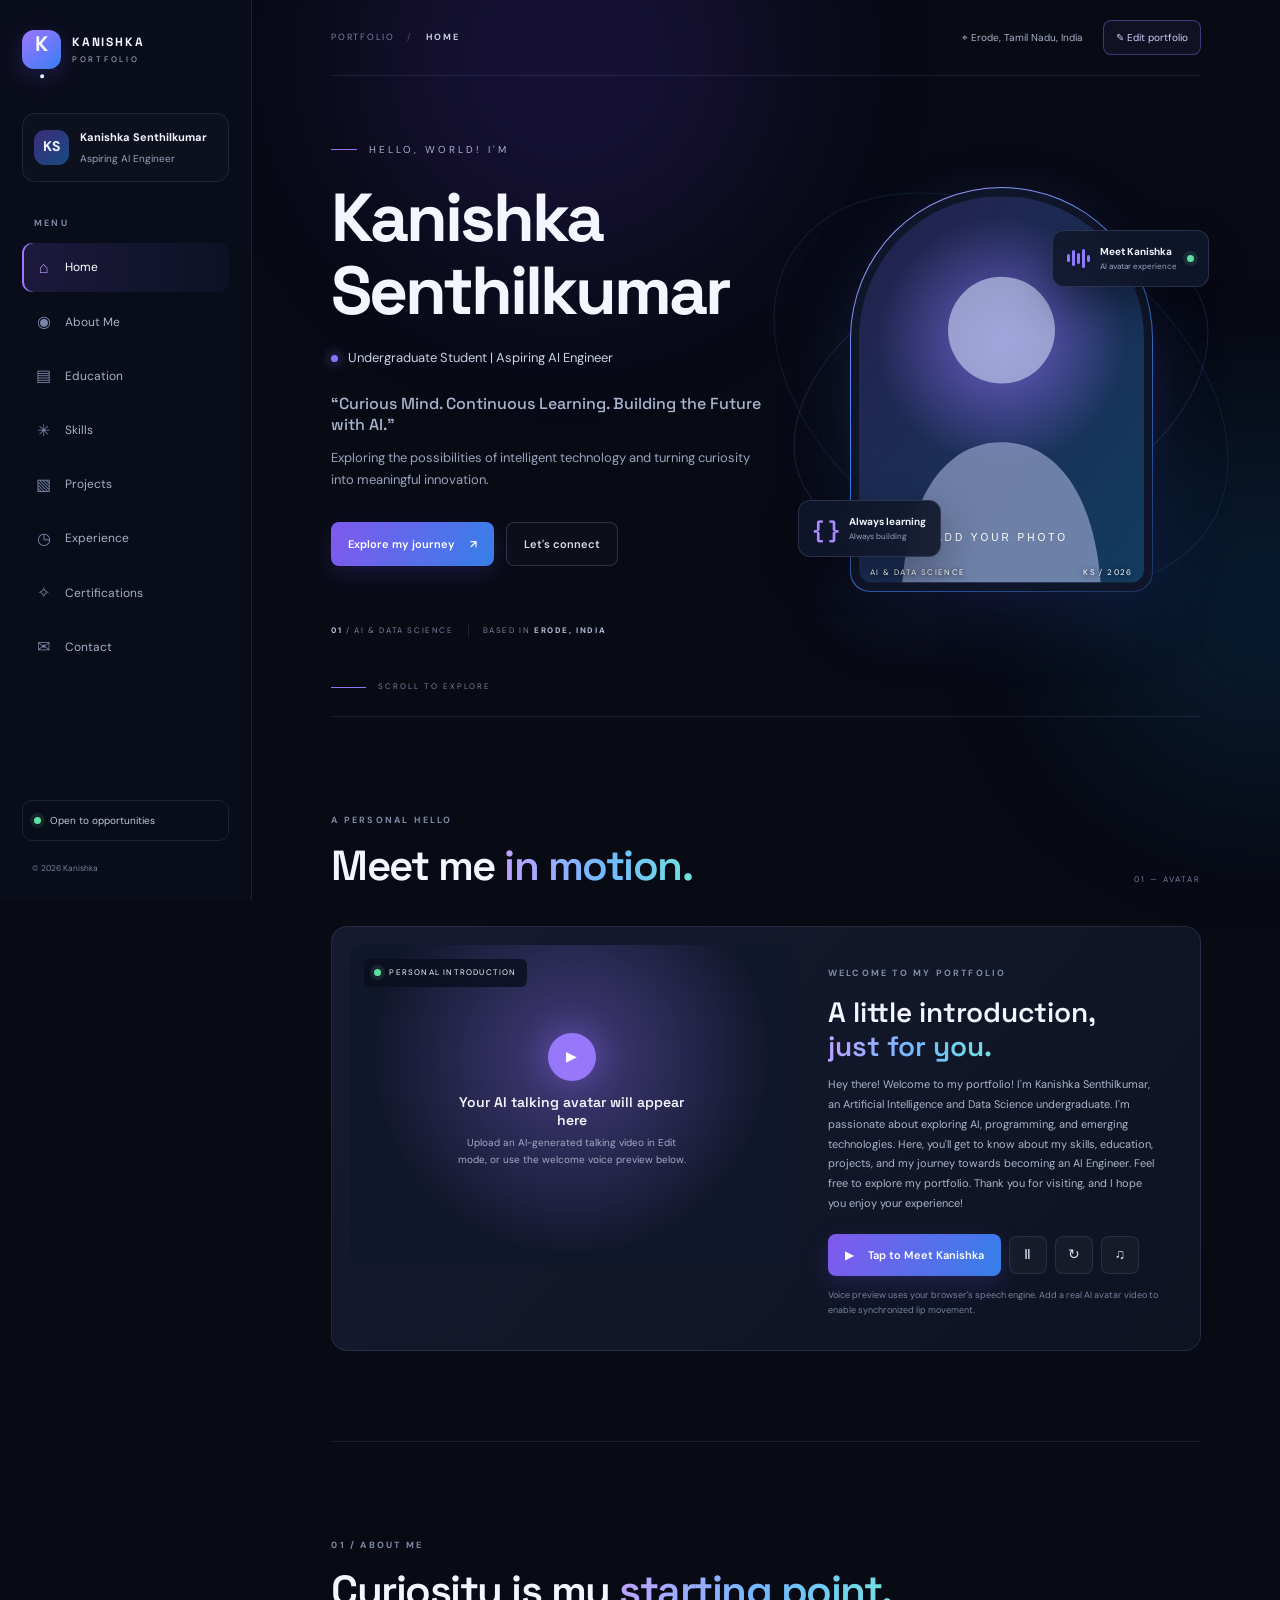
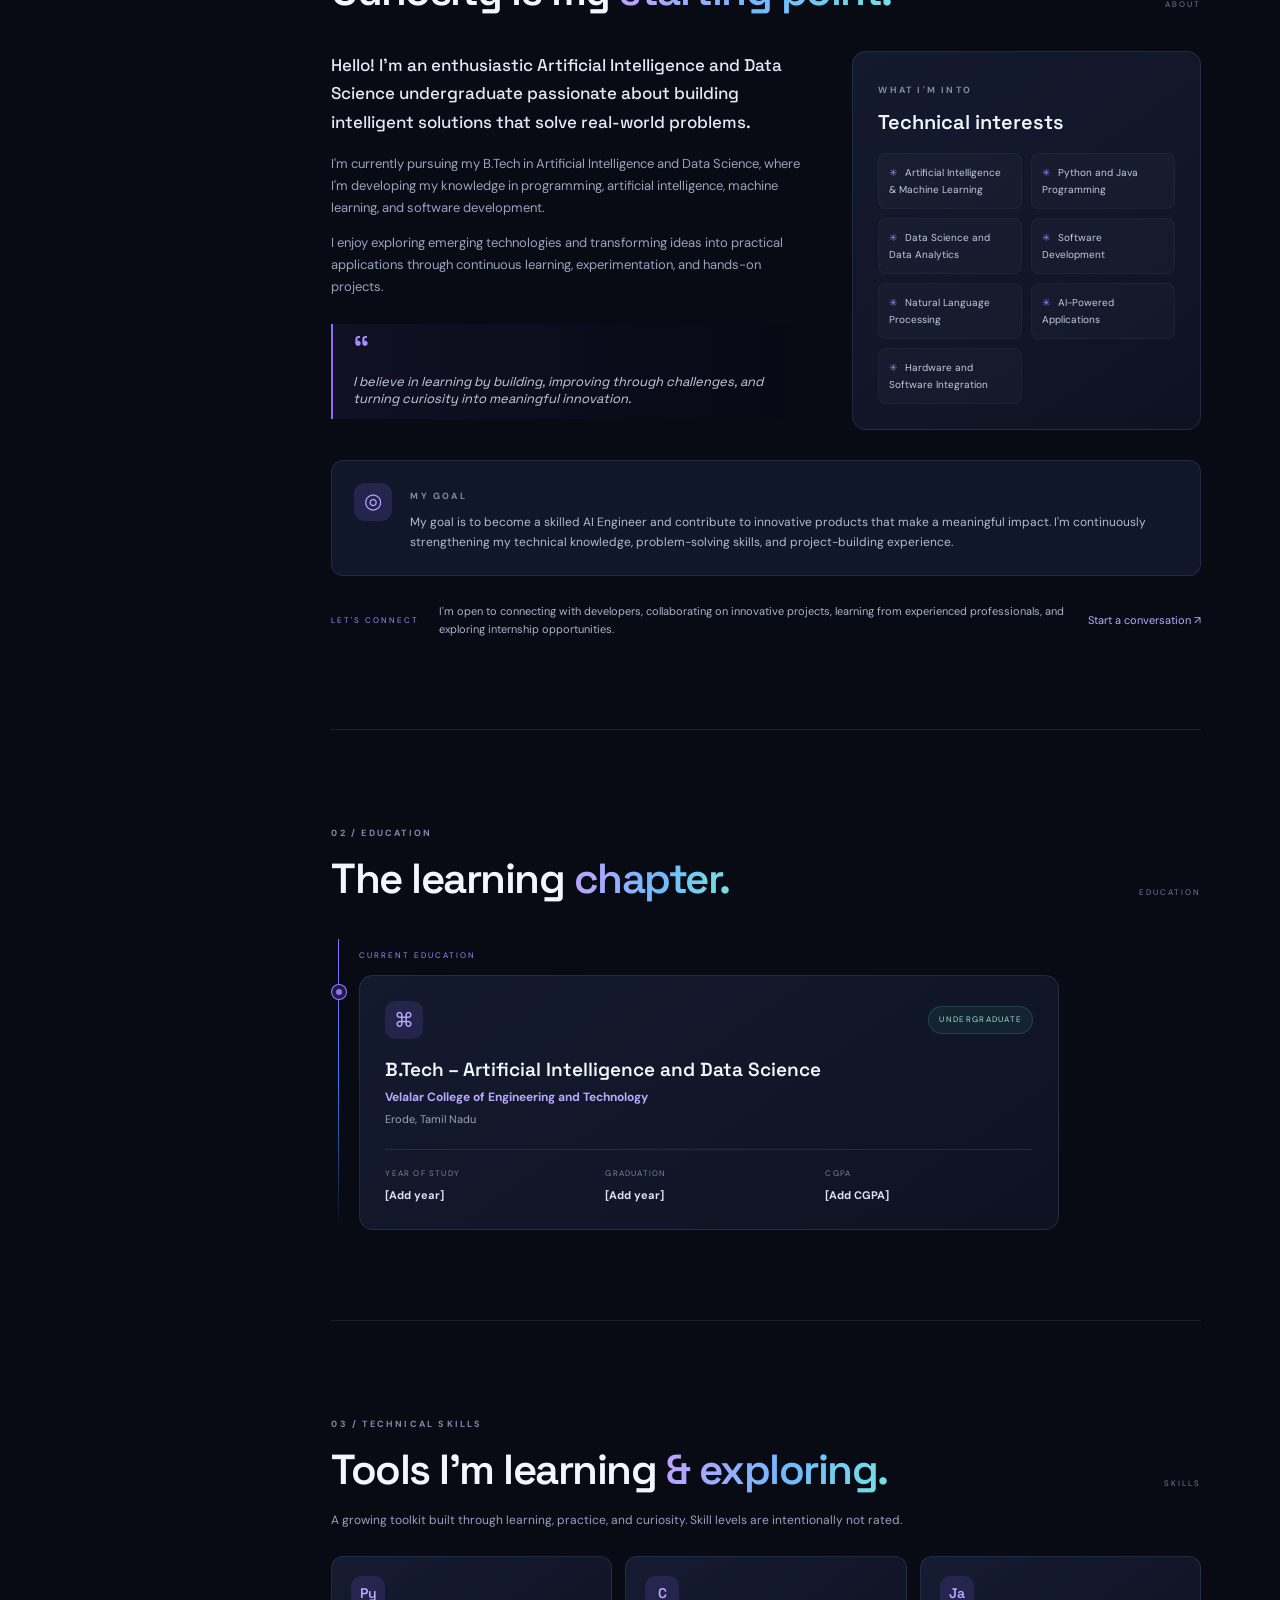
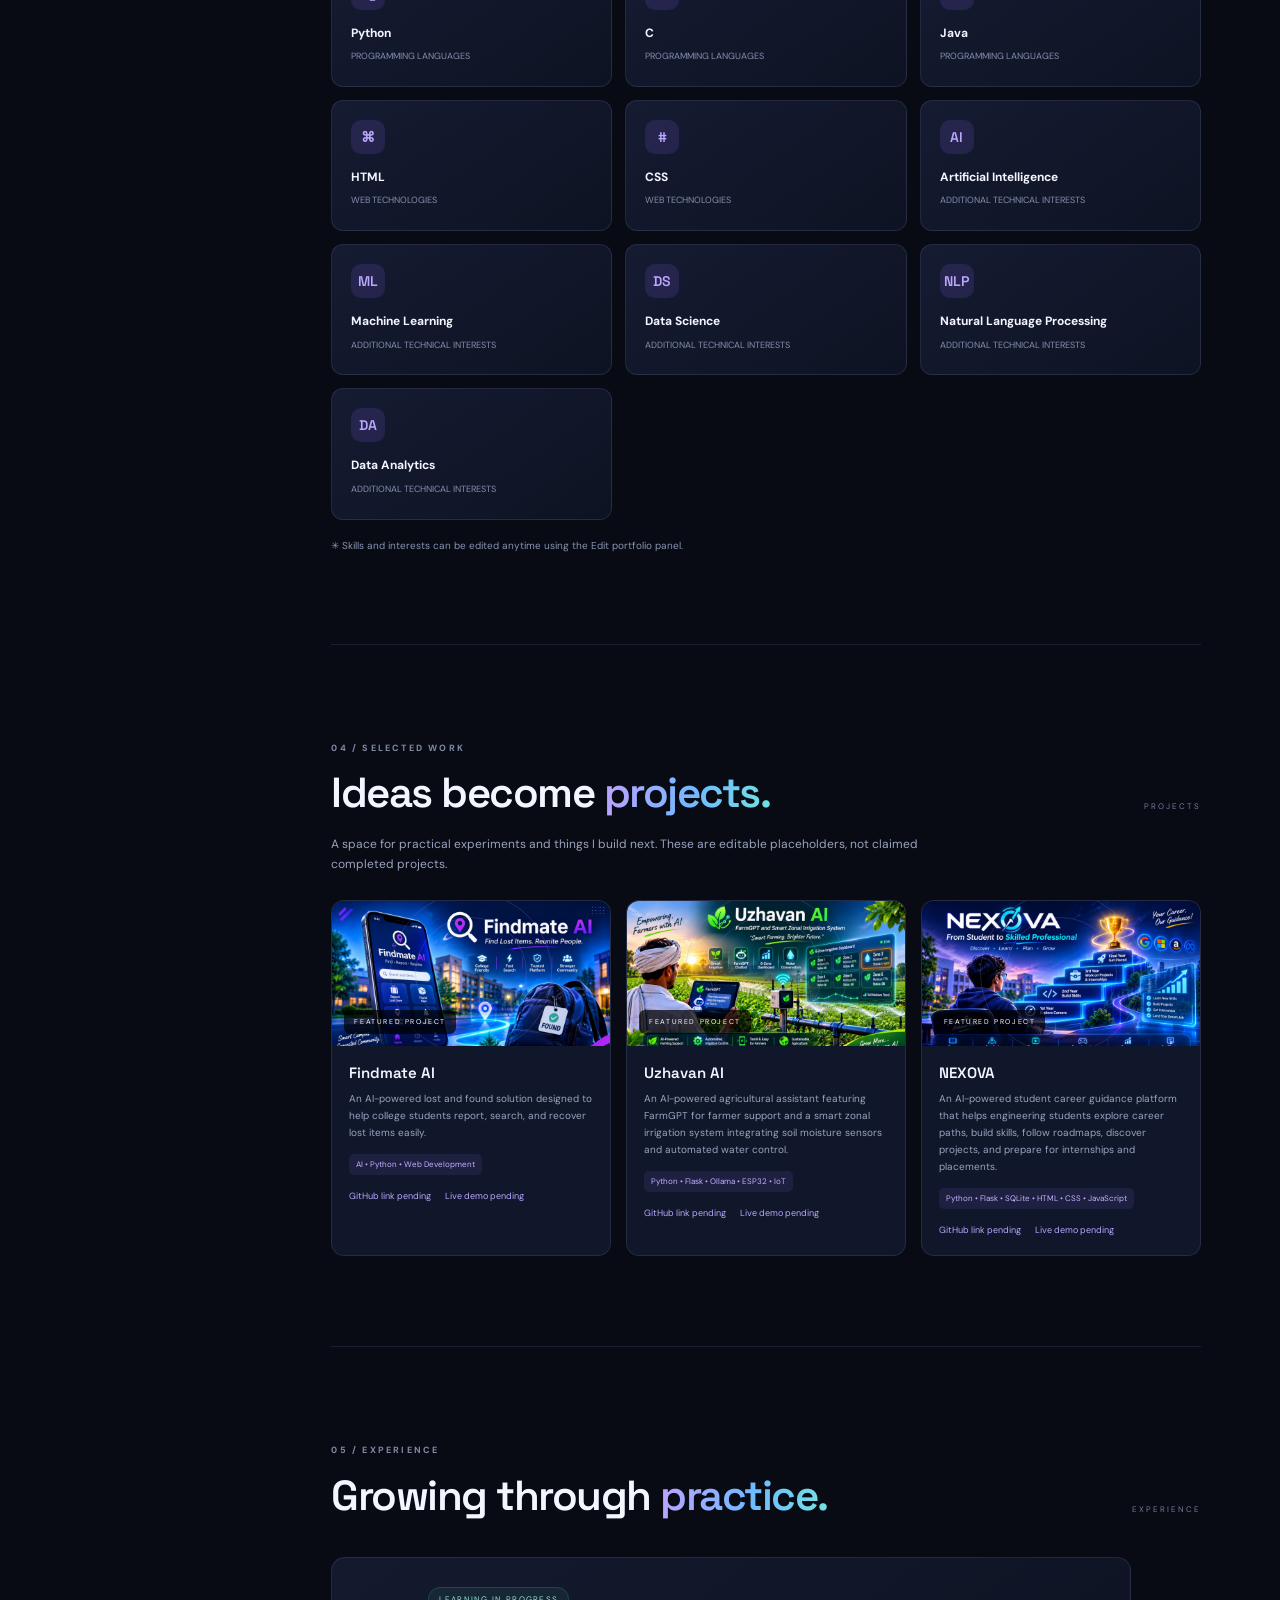
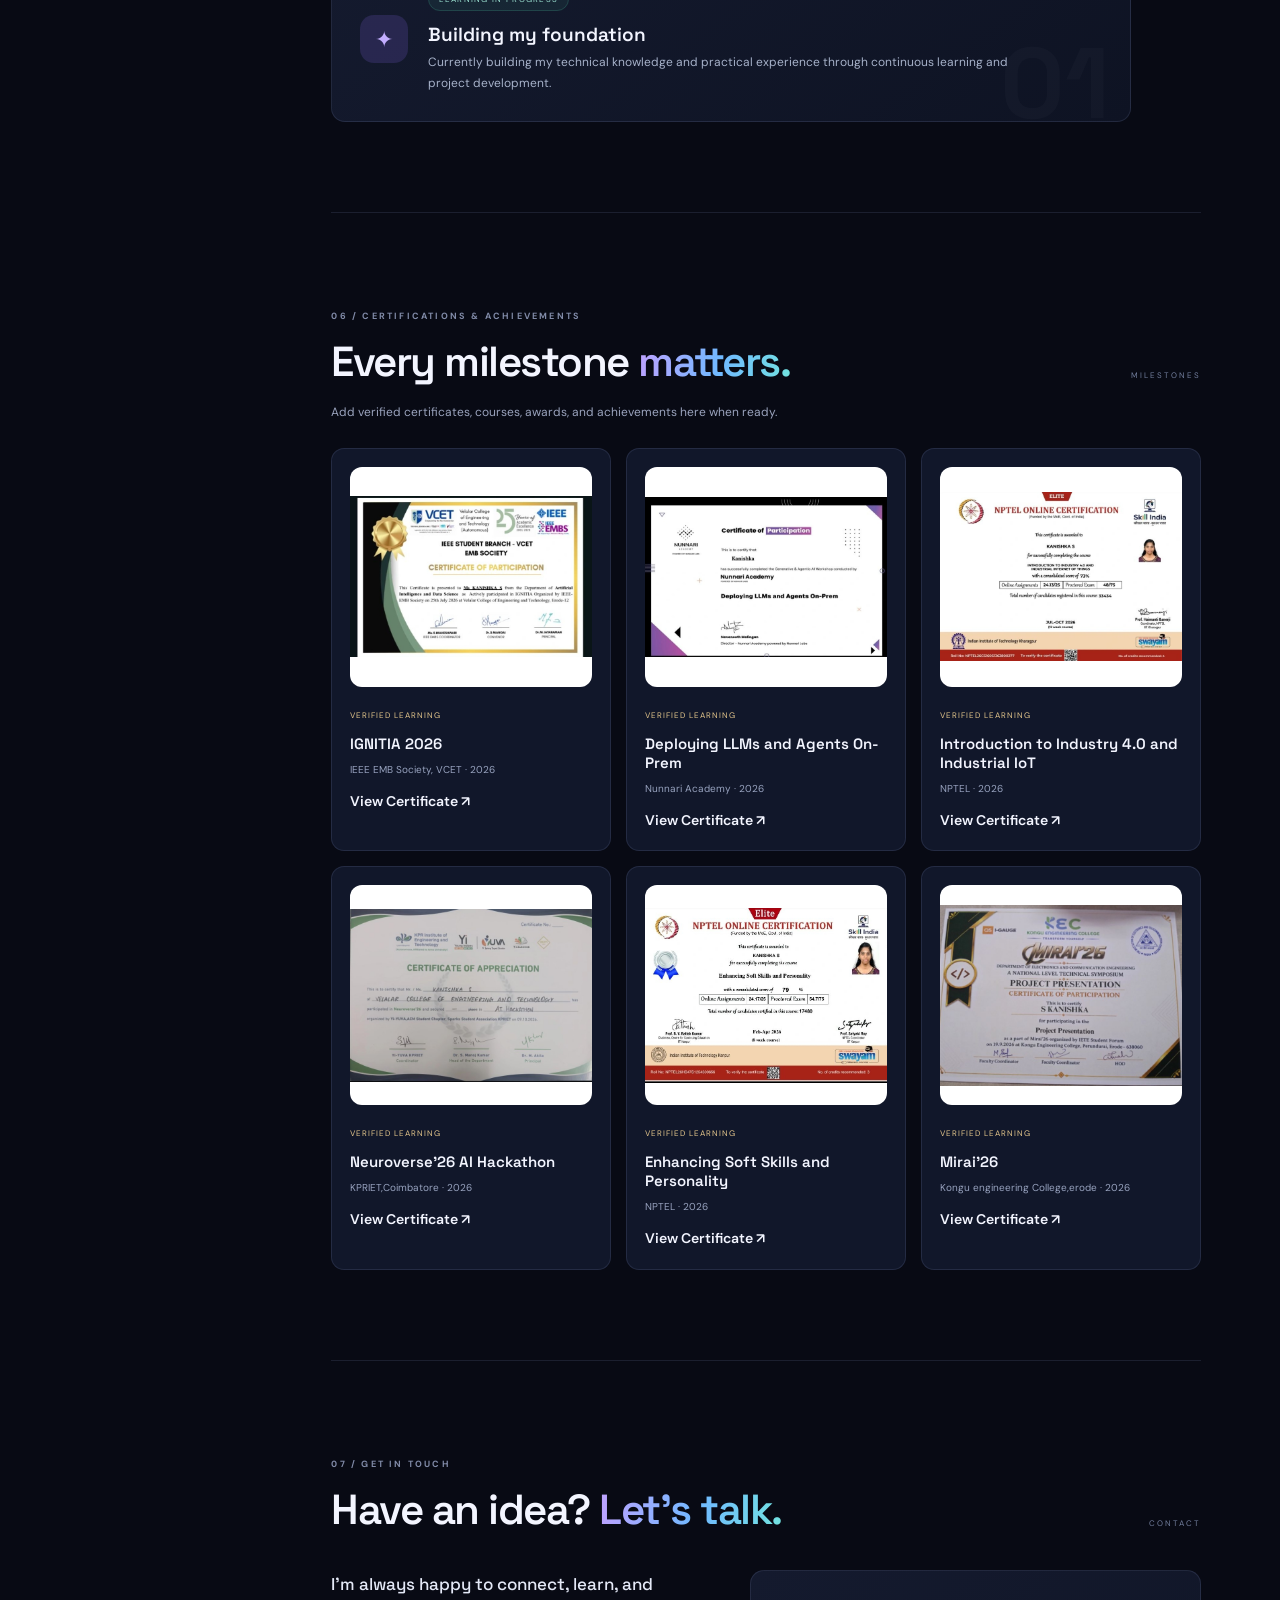
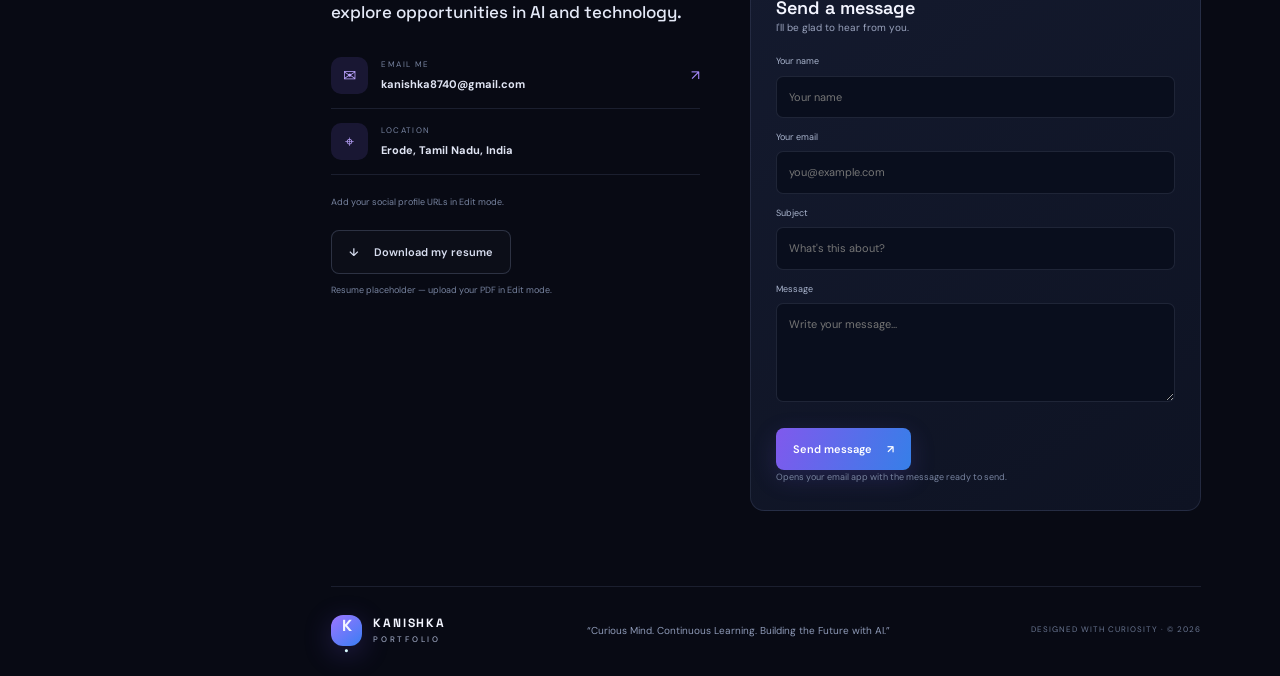
<file: index.html>
<!doctype html>
<html lang="en">
<head>
  <meta charset="utf-8">
  <meta name="viewport" content="width=device-width, initial-scale=1">
  <meta name="theme-color" content="#080a14">
  <meta name="description" content="Kanishka Senthilkumar — Artificial Intelligence and Data Science undergraduate, aspiring AI Engineer. Explore skills, education and portfolio.">
  <title>Kanishka Senthilkumar | Aspiring AI Engineer</title>
  <link rel="icon" type="image/svg+xml" href="assets/favicon.svg">
  <link rel="preconnect" href="https://fonts.googleapis.com">
  <link rel="preconnect" href="https://fonts.gstatic.com" crossorigin>
  <link href="https://fonts.googleapis.com/css2?family=DM+Sans:wght@400;500;600;700&family=Space+Grotesk:wght@400;500;600;700&display=swap" rel="stylesheet">
  <link rel="stylesheet" href="styles.css">
</head>
<body>
  <div class="ambient ambient-one"></div><div class="ambient ambient-two"></div>
  <button class="mobile-menu" id="mobileMenu" aria-label="Open navigation"><span></span><span></span><span></span></button>
  <aside class="sidebar" id="sidebar">
    <a class="brand" href="#home" aria-label="Kanishka home"><span class="brand-mark">K<span>.</span></span><span class="brand-name">KANISHKA<span>PORTFOLIO</span></span></a>
    <div class="side-profile">
      <div class="mini-avatar" id="miniAvatar"><span>KS</span></div>
      <div><strong data-edit="name">Kanishka Senthilkumar</strong><small data-edit="title">Aspiring AI Engineer</small></div>
    </div>
    <div class="nav-label">MENU</div>
    <nav class="side-nav" aria-label="Main navigation">
      <a class="active" href="#home"><i>⌂</i> Home</a>
      <a href="#about"><i>◉</i> About Me</a>
      <a href="#education"><i>▤</i> Education</a>
      <a href="#skills"><i>✳</i> Skills</a>
      <a href="#projects"><i>▧</i> Projects</a>
      <a href="#experience"><i>◷</i> Experience</a>
      <a href="#certifications"><i>✧</i> Certifications</a>
      <a href="#contact"><i>✉</i> Contact</a>
    </nav>
    <div class="sidebar-bottom">
      <div class="availability"><span class="pulse"></span> Open to opportunities</div>
      <small>© <span id="year"></span> Kanishka</small>
    </div>
  </aside>

  <main class="main-content">
    <header class="topbar">
      <div class="breadcrumb">PORTFOLIO <span>/</span> <b id="currentSection">HOME</b></div>
      <div class="top-actions"><span class="location-pill">⌖ <span data-edit="location">Erode, Tamil Nadu, India</span></span><button class="edit-toggle" id="editToggle">✎ <span>Edit portfolio</span></button></div>
    </header>

    <section class="hero section" id="home">
      <div class="hero-copy reveal">
        <div class="eyebrow"><span class="eyebrow-line"></span> HELLO, WORLD! I'M</div>
        <h1 data-edit="name">Kanishka <span class="gradient-text">Senthilkumar</span></h1>
        <div class="hero-role"><span class="role-dot"></span><span data-edit="titleLong">Undergraduate Student | Aspiring AI Engineer</span></div>
        <p class="hero-tagline" data-edit="tagline">“Curious Mind. Continuous Learning. Building the Future with AI.”</p>
        <p class="hero-intro">Exploring the possibilities of intelligent technology and turning curiosity into meaningful innovation.</p>
        <div class="hero-buttons"><a class="btn btn-primary" href="#about">Explore my journey <span>↗</span></a><a class="btn btn-ghost" href="#contact">Let's connect</a></div>
        <div class="hero-meta"><span><b>01</b> / AI & DATA SCIENCE</span><span class="meta-divider"></span><span>BASED IN <b data-edit="shortLocation">ERODE, INDIA</b></span></div>
      </div>
      <div class="hero-visual reveal">
        <div class="orbit orbit-a"></div><div class="orbit orbit-b"></div>
        <div class="portrait-frame">
          <div class="portrait-glow"></div>
          <img id="profileImage" class="profile-image" src="assets/profile-placeholder.svg" alt="Kanishka profile portrait">
          <div class="portrait-overlay"><span class="portrait-caption">AI & DATA SCIENCE</span><span class="portrait-index">KS / 2026</span></div>
        </div>
        <div class="float-card avatar-card">
          <div class="sound-bars"><i></i><i></i><i></i><i></i><i></i></div>
          <div><b>Meet Kanishka</b><small>AI avatar experience</small></div>
          <span class="live-dot"></span>
        </div>
        <div class="float-card code-card"><span class="code-bracket">{ }</span><div><b>Always learning</b><small>Always building</small></div></div>
      </div>
      <div class="hero-bottom-note"><span class="scroll-line"></span> SCROLL TO EXPLORE</div>
    </section>

    <section class="avatar-section section" id="meet">
      <div class="section-heading"><div><span class="section-kicker">A PERSONAL HELLO</span><h2>Meet me <span class="gradient-text">in motion.</span></h2></div><span class="section-count">01 — AVATAR</span></div>
      <div class="avatar-panel">
        <div class="avatar-screen">
          <video id="avatarVideo" playsinline preload="metadata" poster="assets/profile-placeholder.svg"></video>
          <div class="avatar-empty" id="avatarEmpty"><div class="avatar-play-icon">▶</div><b>Your AI talking avatar will appear here</b><p>Upload an AI-generated talking video in Edit mode, or use the welcome voice preview below.</p></div>
          <div class="avatar-screen-tag"><span class="live-dot"></span> PERSONAL INTRODUCTION</div>
        </div>
        <div class="avatar-info">
          <span class="section-kicker">WELCOME TO MY PORTFOLIO</span><h3>A little introduction,<br><span class="gradient-text">just for you.</span></h3>
          <p id="welcomeSpeech" data-edit="welcomeSpeech">Hey there! Welcome to my portfolio! I'm Kanishka Senthilkumar, an Artificial Intelligence and Data Science undergraduate. I'm passionate about exploring AI, programming, and emerging technologies. Here, you'll get to know about my skills, education, projects, and my journey towards becoming an AI Engineer. Feel free to explore my portfolio. Thank you for visiting, and I hope you enjoy your experience!</p>
          <div class="avatar-controls">
            <button class="btn btn-primary" id="meetButton">▶ <span>Tap to Meet Kanishka</span></button>
            <button class="control-btn" id="pauseButton" title="Pause" aria-label="Pause">Ⅱ</button>
            <button class="control-btn" id="replayButton" title="Replay" aria-label="Replay">↻</button>
            <button class="control-btn" id="muteButton" title="Mute" aria-label="Mute">♫</button>
          </div>
          <small class="muted-note" id="avatarStatus">Voice preview uses your browser's speech engine. Add a real AI avatar video to enable synchronized lip movement.</small>
        </div>
      </div>
    </section>

    <section class="section content-section" id="about">
      <div class="section-heading"><div><span class="section-kicker">01 / ABOUT ME</span><h2>Curiosity is my <span class="gradient-text">starting point.</span></h2></div><span class="section-count">ABOUT</span></div>
      <div class="about-grid">
        <div class="about-copy">
          <p class="lead" data-edit="aboutIntro">Hello! I'm an enthusiastic Artificial Intelligence and Data Science undergraduate passionate about building intelligent solutions that solve real-world problems.</p>
          <p data-edit="aboutBody1">I'm currently pursuing my B.Tech in Artificial Intelligence and Data Science, where I'm developing my knowledge in programming, artificial intelligence, machine learning, and software development.</p>
          <p data-edit="aboutBody2">I enjoy exploring emerging technologies and transforming ideas into practical applications through continuous learning, experimentation, and hands-on projects.</p>
          <div class="quote-card"><span>“</span><p data-edit="belief">I believe in learning by building, improving through challenges, and turning curiosity into meaningful innovation.</p></div>
        </div>
        <div class="interest-card"><span class="section-kicker">WHAT I'M INTO</span><h3>Technical interests</h3><div class="interest-list" id="interestList"></div></div>
      </div>
      <div class="goal-strip"><div class="goal-icon">◎</div><div><span class="section-kicker">MY GOAL</span><p data-edit="goal">My goal is to become a skilled AI Engineer and contribute to innovative products that make a meaningful impact. I'm continuously strengthening my technical knowledge, problem-solving skills, and project-building experience.</p></div></div>
      <div class="connect-note"><span>LET'S CONNECT</span><p data-edit="connectText">I'm open to connecting with developers, collaborating on innovative projects, learning from experienced professionals, and exploring internship opportunities.</p><a href="#contact">Start a conversation ↗</a></div>
    </section>

    <section class="section content-section" id="education">
      <div class="section-heading"><div><span class="section-kicker">02 / EDUCATION</span><h2>The learning <span class="gradient-text">chapter.</span></h2></div><span class="section-count">EDUCATION</span></div>
      <div class="timeline"><div class="timeline-line"></div><div class="timeline-entry"><div class="timeline-dot"></div><div class="timeline-date">CURRENT EDUCATION</div><article class="education-card"><div class="edu-top"><span class="edu-icon">⌘</span><span class="status-chip">UNDERGRADUATE</span></div><h3 data-edit="degree">B.Tech – Artificial Intelligence and Data Science</h3><h4 data-edit="institution">Velalar College of Engineering and Technology</h4><p data-edit="eduLocation">Erode, Tamil Nadu</p><div class="edu-details"><div><small>YEAR OF STUDY</small><b data-edit="studyYear">[Add year]</b></div><div><small>GRADUATION</small><b data-edit="graduationYear">[Add year]</b></div><div><small>CGPA</small><b data-edit="cgpa">[Add CGPA]</b></div></div></article></div></div>
    </section>

    <section class="section content-section" id="skills">
      <div class="section-heading"><div><span class="section-kicker">03 / TECHNICAL SKILLS</span><h2>Tools I’m learning <span class="gradient-text">& exploring.</span></h2></div><span class="section-count">SKILLS</span></div>
      <p class="section-description">A growing toolkit built through learning, practice, and curiosity. Skill levels are intentionally not rated.</p>
      <div class="skills-grid" id="skillsGrid"></div>
      <div class="skills-footnote">✳ Skills and interests can be edited anytime using the Edit portfolio panel.</div>
    </section>

    <section class="section content-section" id="projects">
      <div class="section-heading"><div><span class="section-kicker">04 / SELECTED WORK</span><h2>Ideas become <span class="gradient-text">projects.</span></h2></div><span class="section-count">PROJECTS</span></div>
      <p class="section-description">A space for practical experiments and things I build next. These are editable placeholders, not claimed completed projects.</p>
      <div class="projects-grid" id="projectsGrid"></div>
    </section>

    <section class="section content-section" id="experience">
      <div class="section-heading"><div><span class="section-kicker">05 / EXPERIENCE</span><h2>Growing through <span class="gradient-text">practice.</span></h2></div><span class="section-count">EXPERIENCE</span></div>
      <div class="experience-card"><div class="experience-symbol">✦</div><div><span class="status-chip">LEARNING IN PROGRESS</span><h3>Building my foundation</h3><p data-edit="experienceText">Currently building my technical knowledge and practical experience through continuous learning and project development.</p></div><span class="experience-watermark">01</span></div>
    </section>

    <section class="section content-section" id="certifications">
      <div class="section-heading"><div><span class="section-kicker">06 / CERTIFICATIONS & ACHIEVEMENTS</span><h2>Every milestone <span class="gradient-text">matters.</span></h2></div><span class="section-count">MILESTONES</span></div>
      <p class="section-description">Add verified certificates, courses, awards, and achievements here when ready.</p>
      <div class="cert-grid" id="certGrid"></div>
    </section>

    <section class="section contact-section" id="contact">
      <div class="section-heading"><div><span class="section-kicker">07 / GET IN TOUCH</span><h2>Have an idea? <span class="gradient-text">Let's talk.</span></h2></div><span class="section-count">CONTACT</span></div>
      <div class="contact-grid">
        <div class="contact-copy"><p class="lead">I'm always happy to connect, learn, and explore opportunities in AI and technology.</p>
          <a class="contact-method" id="emailLink" href="mailto:kanishka8740@gmail.com"><span class="contact-icon">✉</span><span><small>EMAIL ME</small><b data-edit="email">kanishka8740@gmail.com</b></span><i>↗</i></a>
          <div class="contact-method"><span class="contact-icon">⌖</span><span><small>LOCATION</small><b data-edit="location">Erode, Tamil Nadu, India</b></span></div>
          <div class="social-links" id="socialLinks"></div>
          <button class="btn btn-ghost resume-button" id="resumeButton">↓ <span>Download my resume</span></button><small class="muted-note" id="resumeStatus">Resume placeholder — upload your PDF in Edit mode.</small>
        </div>
        <form class="contact-form" id="contactForm"><div class="form-heading"><b>Send a message</b><span>I'll be glad to hear from you.</span></div><label>Your name<input required name="name" placeholder="Your name"></label><label>Your email<input required type="email" name="email" placeholder="you@example.com"></label><label>Subject<input required name="subject" placeholder="What's this about?"></label><label>Message<textarea required name="message" rows="4" placeholder="Write your message..."></textarea></label><button class="btn btn-primary" type="submit">Send message <span>↗</span></button><small class="muted-note">Opens your email app with the message ready to send.</small></form>
      </div>
    </section>
    <footer class="footer"><a class="brand footer-brand" href="#home"><span class="brand-mark">K<span>.</span></span><span class="brand-name">KANISHKA<span>PORTFOLIO</span></span></a><p data-edit="tagline">“Curious Mind. Continuous Learning. Building the Future with AI.”</p><span>DESIGNED WITH CURIOSITY · © <span id="footerYear"></span></span></footer>
  </main>

  <div class="edit-backdrop" id="editBackdrop"></div>
  <aside class="edit-panel" id="editPanel" aria-label="Portfolio editor">
    <div class="edit-header"><div><span class="section-kicker">PERSONALIZE</span><h3>Edit your portfolio</h3></div><button id="closeEditor" class="close-btn" aria-label="Close editor">×</button></div>
    <p class="editor-help">Changes are saved in this browser on this device. For publishing, update the content in <code>app.js</code> or use the editor on your deployed site.</p>
    <div class="editor-actions"><button class="btn btn-primary" id="saveEdits">Save changes</button><button class="btn btn-ghost" id="resetEdits">Reset</button></div>
    <div class="editor-group"><h4>Profile & contact</h4>
      <label>Full name<input data-field="name"></label><label>Professional title<input data-field="titleLong"></label><label>Short title<input data-field="title"></label><label>Tagline<input data-field="tagline"></label><label>Location<input data-field="location"></label><label>Email<input data-field="email" type="email"></label><label>Phone number (optional)<input data-field="phone" placeholder="Add your number"></label>
      <label>LinkedIn URL<input data-field="linkedin" placeholder="https://..."></label><label>GitHub URL<input data-field="github" placeholder="https://..."></label><label>Instagram URL<input data-field="instagram" placeholder="https://..."></label>
    </div>
    <div class="editor-group"><h4>Education</h4><label>Degree<input data-field="degree"></label><label>Institution<input data-field="institution"></label><label>Location<input data-field="eduLocation"></label><label>Year of study<input data-field="studyYear"></label><label>Graduation year<input data-field="graduationYear"></label><label>CGPA<input data-field="cgpa"></label></div>
    <div class="editor-group"><h4>About & experience</h4><label>Introduction<textarea data-field="aboutIntro" rows="3"></textarea></label><label>About paragraph 1<textarea data-field="aboutBody1" rows="3"></textarea></label><label>About paragraph 2<textarea data-field="aboutBody2" rows="3"></textarea></label><label>My goal<textarea data-field="goal" rows="3"></textarea></label><label>Belief / quote<textarea data-field="belief" rows="2"></textarea></label><label>Connect message<textarea data-field="connectText" rows="2"></textarea></label><label>Experience text<textarea data-field="experienceText" rows="2"></textarea></label></div>
    <div class="editor-group"><h4>Media uploads</h4><label>Profile photo<input type="file" id="photoUpload" accept="image/*"></label><label>AI talking avatar video (MP4/WebM)<input type="file" id="videoUpload" accept="video/mp4,video/webm"></label><label>Resume PDF<input type="file" id="resumeUpload" accept="application/pdf"></label><small class="muted-note">Uploaded media is stored in this browser. Keep a copy of your original files.</small></div>
    <div class="editor-group"><h4>Welcome speech</h4><label>Avatar script<textarea data-field="welcomeSpeech" rows="6"></textarea></label></div>
    <div class="editor-group"><h4>Quick links</h4><p class="muted-note">Projects, skills, certificates, and technical interests can be edited in the <code>app.js</code> data section. See README.</p></div>
    <button class="btn btn-primary full-btn" id="saveEditsBottom">Save all changes</button>
  </aside>
  <div class="toast" id="toast" role="status"></div>
  <script src="app.js"></script>
</body>
</html>
</file>
<file: styles.css>
:root{--bg:#080a14;--panel:#101426;--panel2:#131a30;--line:rgba(161,174,230,.13);--text:#f3f5ff;--muted:#9aa3bd;--purple:#9b72ff;--blue:#55a7ff;--cyan:#63e0e8;--font:'DM Sans',sans-serif;--display:'Space Grotesk',sans-serif}
*{box-sizing:border-box}html{scroll-behavior:smooth;scroll-padding-top:35px}body{margin:0;background:var(--bg);color:var(--text);font-family:var(--font);font-size:14px;line-height:1.7;overflow-x:hidden}a{color:inherit;text-decoration:none}button,input,textarea{font:inherit}.ambient{position:fixed;pointer-events:none;z-index:-1;filter:blur(90px);opacity:.17;border-radius:50%}.ambient-one{width:420px;height:420px;background:#6438df;top:-150px;left:28%}.ambient-two{width:350px;height:350px;background:#0877bd;right:-160px;top:48%}
.sidebar{position:fixed;z-index:20;inset:0 auto 0 0;width:252px;background:rgba(10,13,26,.94);border-right:1px solid var(--line);backdrop-filter:blur(20px);padding:30px 22px 24px;display:flex;flex-direction:column}.brand{display:flex;align-items:center;gap:11px}.brand-mark{width:39px;height:39px;border-radius:12px;background:linear-gradient(140deg,#9d75ff,#397ef4);display:grid;place-items:center;font:700 21px var(--display);box-shadow:0 7px 28px #7552ef40}.brand-mark span{color:#d8faff}.brand-name{font:700 12px var(--display);letter-spacing:1.8px;line-height:1.3}.brand-name span{display:block;font:500 8px var(--font);letter-spacing:2.7px;color:var(--muted);margin-top:3px}.side-profile{display:flex;align-items:center;gap:11px;margin:44px 0 34px;padding:14px 11px;border:1px solid var(--line);border-radius:13px;background:#ffffff05}.side-profile strong,.side-profile small{display:block}.side-profile strong{font-size:11px}.side-profile small{font-size:10px;color:var(--muted);margin-top:3px}.mini-avatar{width:35px;height:35px;border-radius:11px;overflow:hidden;background:linear-gradient(140deg,#3d2a78,#164d83);display:grid;place-items:center;font-weight:700}.mini-avatar img{width:100%;height:100%;object-fit:cover}.nav-label,.section-kicker{font-size:9px;letter-spacing:2.2px;color:#818ba8;font-weight:700}.nav-label{padding:0 12px 12px}.side-nav{display:grid;gap:5px}.side-nav a{padding:11px 13px;border-radius:10px;color:#a8b0c8;font-size:12px;transition:.25s;display:flex;gap:13px;align-items:center}.side-nav a i{font-style:normal;font-size:16px;width:17px;text-align:center;color:#7885a9}.side-nav a:hover,.side-nav a.active{background:linear-gradient(90deg,#8159f02b,#438dff0c);color:#fff}.side-nav a.active{box-shadow:inset 2px 0 #9d79ff}.side-nav a.active i{color:#b99dff}.sidebar-bottom{margin-top:auto;color:#77819d;font-size:10px}.availability{display:flex;align-items:center;gap:9px;padding:11px;border:1px solid var(--line);border-radius:10px;margin-bottom:18px;color:#c4cbe0}.pulse,.live-dot{width:7px;height:7px;border-radius:50%;background:#5ee0a2;box-shadow:0 0 0 4px #5ee0a21c}.sidebar-bottom>small{padding-left:10px}
.main-content{margin-left:252px;max-width:1600px;padding:0 6.2%;position:relative}.topbar{height:76px;display:flex;align-items:center;justify-content:space-between;border-bottom:1px solid var(--line);font-size:9px;letter-spacing:1.7px;color:#78839f}.breadcrumb span{padding:0 9px;color:#4d5875}.breadcrumb b{color:#c9cfe0}.top-actions{display:flex;align-items:center;gap:20px}.location-pill{font-size:10px;letter-spacing:0;color:#aab3ca}.edit-toggle{border:1px solid #8c6cff65;background:#8c6cff12;color:#d9ceff;border-radius:8px;padding:8px 12px;font-size:10px;cursor:pointer}.section{position:relative}.hero{min-height:640px;display:grid;grid-template-columns:1.05fr .95fr;align-items:center;gap:30px;padding:62px 0 75px}.eyebrow{font-size:10px;letter-spacing:3px;color:#a8b3d1;display:flex;align-items:center;gap:12px}.eyebrow-line{width:26px;height:1px;background:var(--purple)}h1,h2,h3,h4,p{margin-top:0}h1{font:700 clamp(43px,5.3vw,76px)/1.08 var(--display);letter-spacing:-3px;margin:23px 0 20px;max-width:700px}.gradient-text{background:linear-gradient(100deg,#bba3ff 4%,#70b9ff 54%,#72e3e0);-webkit-background-clip:text;background-clip:text;color:transparent}.hero-role{display:flex;align-items:center;gap:10px;color:#c9d1e6;font-size:13px}.role-dot{width:7px;height:7px;border-radius:50%;background:#8d72ff;box-shadow:0 0 12px #8d72ff}.hero-tagline{color:#a9b5d0;font:500 16px var(--display);margin:24px 0 12px}.hero-intro{color:var(--muted);max-width:440px;font-size:13px}.hero-buttons{display:flex;gap:12px;margin-top:30px}.btn{border:0;border-radius:8px;padding:12px 17px;display:inline-flex;align-items:center;justify-content:center;gap:15px;font-weight:600;font-size:11px;cursor:pointer;transition:.25s}.btn:hover{transform:translateY(-2px);filter:brightness(1.12)}.btn-primary{background:linear-gradient(110deg,#8059ed,#367fe8);color:#fff;box-shadow:0 8px 24px #6550dd35}.btn-ghost{border:1px solid #7e8bac4a;background:#ffffff05;color:#d8def0}.hero-meta{display:flex;align-items:center;gap:14px;margin-top:58px;font-size:8px;letter-spacing:1.6px;color:#78839e}.hero-meta b{color:#b6c1dc}.meta-divider{height:14px;width:1px;background:var(--line)}
.hero-visual{height:475px;position:relative;display:grid;place-items:center}.portrait-frame{width:min(330px,76%);height:405px;position:relative;border-radius:170px 170px 22px 22px;padding:9px;background:linear-gradient(145deg,#bca1ff,#347fe7 45%,#1c315b);box-shadow:0 25px 80px #3d5bdc25;z-index:2}.portrait-frame:before{content:"";position:absolute;inset:1px;border-radius:inherit;background:#10162a}.profile-image{position:relative;width:100%;height:100%;object-fit:cover;border-radius:165px 165px 16px 16px;z-index:1}.portrait-overlay{position:absolute;z-index:3;bottom:12px;left:20px;right:20px;display:flex;justify-content:space-between;font-size:8px;letter-spacing:1.4px;color:#fff;text-shadow:0 1px 5px #000}.portrait-glow{position:absolute;inset:-30px;background:radial-gradient(ellipse,#7955e642,transparent 68%);z-index:-1}.orbit{position:absolute;border:1px solid #8c8af32b;border-radius:50%;transform:rotate(-25deg)}.orbit-a{width:440px;height:270px}.orbit-b{width:500px;height:335px;transform:rotate(34deg);border-color:#4aa9ff20}.float-card{position:absolute;z-index:4;background:#11182be8;border:1px solid #a9b8ed2b;backdrop-filter:blur(12px);border-radius:12px;padding:12px 14px;display:flex;align-items:center;gap:10px;box-shadow:0 15px 40px #0005}.float-card b,.float-card small{display:block}.float-card b{font-size:10px}.float-card small{font-size:8px;color:#98a4c1}.avatar-card{right:-8px;top:78px}.code-card{left:-4px;bottom:70px}.code-bracket{font:700 22px var(--display);color:#a98aff}.sound-bars{height:21px;display:flex;align-items:center;gap:2px}.sound-bars i{width:3px;border-radius:3px;background:#8f7aff;height:8px;animation:wave .8s infinite alternate}.sound-bars i:nth-child(2){height:16px;animation-delay:.2s}.sound-bars i:nth-child(3){height:11px;animation-delay:.4s}.sound-bars i:nth-child(4){height:19px;animation-delay:.1s}.sound-bars i:nth-child(5){height:7px;animation-delay:.3s}@keyframes wave{to{transform:scaleY(.4)}}.hero-bottom-note{position:absolute;bottom:22px;left:0;font-size:8px;letter-spacing:2px;color:#78839e;display:flex;align-items:center;gap:12px}.scroll-line{height:1px;width:35px;background:#9275fa}
.content-section,.avatar-section{padding:90px 0;border-top:1px solid var(--line)}.section-heading{display:flex;justify-content:space-between;align-items:end;margin-bottom:35px}.section-heading h2{font:600 clamp(27px,3.3vw,42px)/1.2 var(--display);letter-spacing:-1.5px;margin:10px 0 0}.section-count{font-size:8px;letter-spacing:2px;color:#727e9d;padding-bottom:5px}.about-grid{display:grid;grid-template-columns:1.15fr .85fr;gap:50px}.about-copy p{color:var(--muted);font-size:13px}.about-copy .lead,.contact-copy .lead{font:500 17px/1.65 var(--display);color:#e4e9f7}.quote-card{border-left:2px solid #8f70f5;padding:12px 20px;margin-top:26px;background:linear-gradient(90deg,#805ee514,transparent)}.quote-card span{font:40px var(--display);color:#a78bff;line-height:.8}.quote-card p{font:italic 13px var(--display);color:#c4cce0;margin:0}.interest-card,.education-card,.experience-card,.contact-form{background:linear-gradient(145deg,#141a2e,#0e1323);border:1px solid var(--line);border-radius:14px;padding:25px}.interest-card h3{font:600 20px var(--display);margin:8px 0 18px}.interest-list{display:grid;grid-template-columns:1fr 1fr;gap:9px}.interest-item{font-size:10px;color:#c2cbe0;padding:10px;border-radius:8px;background:#ffffff06;border:1px solid #ffffff09}.interest-item:before{content:"✳";color:#9b80ff;margin-right:8px}.goal-strip{display:flex;gap:18px;align-items:flex-start;margin-top:30px;padding:22px;border:1px solid var(--line);border-radius:12px;background:#11172a}.goal-icon{width:38px;height:38px;flex:none;border-radius:11px;display:grid;place-items:center;background:#8968f52b;color:#b8a3ff;font-size:21px}.goal-strip p{margin:5px 0 0;color:#b0bad0;font-size:12px}.connect-note{display:flex;align-items:center;gap:20px;margin-top:26px;color:#aab4cb;font-size:11px}.connect-note>span{font-size:8px;letter-spacing:2px;color:#a88aff;white-space:nowrap}.connect-note p{margin:0}.connect-note a{white-space:nowrap;color:#bcaaff}
.timeline{position:relative;padding:10px 0 0 28px}.timeline-line{position:absolute;left:7px;top:0;bottom:0;width:1px;background:linear-gradient(#8f72ff,#347de8,transparent)}.timeline-entry{position:relative;max-width:700px}.timeline-dot{position:absolute;left:-27px;top:36px;width:14px;height:14px;border-radius:50%;background:#8e72f8;border:4px solid #211b45;box-shadow:0 0 0 1px #9b80ff}.timeline-date{font-size:8px;letter-spacing:2px;color:#9c8bff;margin:0 0 12px}.edu-top{display:flex;justify-content:space-between;align-items:center}.edu-icon{width:38px;height:38px;border-radius:10px;display:grid;place-items:center;background:#8c6aff24;color:#bba5ff;font-size:20px}.status-chip{font-size:8px;letter-spacing:1.3px;color:#9be0d0;background:#50d8ad12;border:1px solid #50d8ad2c;border-radius:30px;padding:6px 10px}.education-card h3{font:600 19px var(--display);margin:18px 0 5px}.education-card h4{font-size:12px;color:#b8a8ff;margin:0 0 3px}.education-card p{color:var(--muted);font-size:11px}.edu-details{display:grid;grid-template-columns:repeat(3,1fr);gap:12px;border-top:1px solid var(--line);padding-top:17px;margin-top:20px}.edu-details small,.edu-details b{display:block}.edu-details small{font-size:8px;letter-spacing:1.2px;color:#7783a2}.edu-details b{font-size:11px;margin-top:5px;color:#dce2f3}
.section-description{color:var(--muted);font-size:12px;max-width:650px;margin-top:-20px;margin-bottom:25px}.skills-grid{display:grid;grid-template-columns:repeat(3,1fr);gap:13px}.skill-card{padding:19px;border:1px solid var(--line);border-radius:12px;background:linear-gradient(145deg,#151b31,#0e1323);transition:.25s;min-height:122px}.skill-card:hover,.project-card:hover,.cert-card:hover{transform:translateY(-4px);border-color:#9276fa70;box-shadow:0 15px 35px #0003}.skill-symbol{width:34px;height:34px;display:grid;place-items:center;border-radius:10px;background:#8869f426;color:#bca7ff;font:600 14px var(--display);margin-bottom:13px}.skill-card b{display:block;font-size:12px}.skill-card small{color:#8590ae;font-size:9px}.skills-footnote{margin-top:17px;font-size:10px;color:#8994b1}
.projects-grid,.cert-grid{display:grid;grid-template-columns:repeat(3,1fr);gap:15px}.project-card,.cert-card{border:1px solid var(--line);border-radius:13px;overflow:hidden;background:#11172a;transition:.25s}.project-art{height:145px;background:radial-gradient(circle at 65% 35%,#654bc65c,transparent 40%),linear-gradient(135deg,#1a2342,#101528);display:grid;place-items:center;position:relative;overflow:hidden}.project-art:before,.project-art:after{content:"";position:absolute;width:160px;height:160px;border:1px solid #9c8aff30;border-radius:50%}.project-art:after{width:110px;height:110px}.project-art span{font:500 40px var(--display);color:#b6a2ff;z-index:1}.placeholder-label{position:absolute;bottom:10px;left:13px;font-size:7px;letter-spacing:1.6px;color:#a8b5d4}.project-body{padding:17px}.project-body h3,.cert-body h3{font:600 15px var(--display);margin:0 0 8px}.project-body p,.cert-body p{font-size:10px;color:#98a3bf;min-height:42px}.tech-tags{display:flex;flex-wrap:wrap;gap:5px;margin:13px 0}.tech-tags span{font-size:8px;padding:4px 7px;border-radius:5px;background:#8d70f51c;color:#c1b2ff}.project-links{display:flex;gap:14px;margin-top:14px;font-size:9px;color:#b7a7ff}.placeholder-status{font-size:8px;color:#e5c58a;letter-spacing:1px}
.experience-card{display:flex;align-items:center;gap:20px;position:relative;overflow:hidden;max-width:800px;padding:28px}.experience-symbol{width:48px;height:48px;flex:none;border-radius:14px;background:#8e6df52b;display:grid;place-items:center;font-size:22px;color:#c3adff}.experience-card h3{font:600 19px var(--display);margin:13px 0 5px}.experience-card p{font-size:12px;color:#a6b1c9;margin:0;max-width:600px}.experience-watermark{position:absolute;right:20px;bottom:-26px;font:700 100px var(--display);color:#ffffff06}
.cert-card{padding:18px}.cert-art{height:90px;border-radius:8px;background:linear-gradient(140deg,#29244d,#132847);display:grid;place-items:center;font-size:27px;color:#a99aff;margin-bottom:15px}.cert-body small{font-size:8px;color:#e4c68c;letter-spacing:1px}.cert-body h3{margin-top:8px}.cert-body p{min-height:0;margin-bottom:0}
.avatar-panel{display:grid;grid-template-columns:1fr .8fr;gap:35px;padding:18px;border:1px solid var(--line);border-radius:16px;background:linear-gradient(130deg,#151a30,#0e1322)}.avatar-screen{height:320px;position:relative;border-radius:11px;overflow:hidden;background:radial-gradient(circle at 50% 35%,#443c7c,#11172b 65%);display:grid;place-items:center}.avatar-screen video{width:100%;height:100%;object-fit:cover;display:none}.avatar-empty{text-align:center;max-width:270px;padding:20px}.avatar-empty b{display:block;font:600 14px var(--display);margin:12px 0 5px}.avatar-empty p{font-size:10px;color:#a0abc4}.avatar-play-icon{width:48px;height:48px;border-radius:50%;display:grid;place-items:center;margin:auto;background:#9878fa;color:white;box-shadow:0 0 35px #8c6eff70}.avatar-screen-tag{position:absolute;top:14px;left:14px;background:#090d1dc9;padding:7px 10px;border-radius:6px;font-size:8px;letter-spacing:1.2px;display:flex;gap:8px;align-items:center}.avatar-info{align-self:center;padding:15px 20px 15px 0}.avatar-info h3{font:600 28px/1.2 var(--display);margin:12px 0}.avatar-info>p{font-size:11px;color:#aab4cc;line-height:1.8}.avatar-controls{display:flex;gap:8px;align-items:center;flex-wrap:wrap;margin:20px 0 12px}.control-btn{width:38px;height:38px;border-radius:8px;border:1px solid var(--line);background:#ffffff08;color:#dce2f3;cursor:pointer}.muted-note{display:block;color:#77839f;font-size:9px;line-height:1.6}
.contact-section{padding:90px 0 75px;border-top:1px solid var(--line)}.contact-grid{display:grid;grid-template-columns:.9fr 1.1fr;gap:50px}.contact-copy>.lead{max-width:370px}.contact-method{display:flex;align-items:center;gap:13px;padding:14px 0;border-bottom:1px solid var(--line);max-width:370px}.contact-icon{width:37px;height:37px;border-radius:10px;background:#8d6cf523;color:#bca5ff;display:grid;place-items:center;font-size:16px}.contact-method span:nth-child(2){flex:1}.contact-method small,.contact-method b{display:block}.contact-method small{font-size:8px;letter-spacing:1.4px;color:#7884a1}.contact-method b{font-size:11px;color:#e0e5f4;margin-top:3px}.contact-method i{font-style:normal;color:#a98cff}.social-links{display:flex;gap:8px;margin:20px 0}.social-links a{font-size:9px;color:#aeb8d0;border:1px solid var(--line);border-radius:7px;padding:7px 10px}.resume-button{margin-bottom:9px}.contact-form{padding:25px}.form-heading{margin-bottom:18px}.form-heading b,.form-heading span{display:block}.form-heading b{font:600 18px var(--display)}.form-heading span{font-size:10px;color:var(--muted)}.contact-form label,.edit-panel label{display:block;font-size:9px;color:#aab5ce;margin:12px 0}.contact-form input,.contact-form textarea,.edit-panel input,.edit-panel textarea{width:100%;margin-top:6px;padding:11px 12px;border:1px solid #8d9bc329;background:#090e1d;border-radius:7px;color:#eef1ff;outline:none;font-size:11px;resize:vertical}.contact-form input:focus,.contact-form textarea:focus,.edit-panel input:focus,.edit-panel textarea:focus{border-color:#9276fa}.contact-form .btn{margin-top:8px}.footer{border-top:1px solid var(--line);padding:28px 0 30px;display:flex;align-items:center;justify-content:space-between;gap:20px}.footer-brand .brand-mark{width:31px;height:31px;font-size:16px}.footer p{font-size:10px;color:#8e9ab7;margin:0}.footer>span{font-size:8px;letter-spacing:1px;color:#697590}
.mobile-menu{display:none}.edit-backdrop{position:fixed;inset:0;background:#03050bb8;z-index:39;opacity:0;visibility:hidden;transition:.25s}.edit-panel{position:fixed;z-index:40;right:0;top:0;bottom:0;width:min(440px,100%);background:#0d1222;border-left:1px solid var(--line);padding:25px;overflow:auto;transform:translateX(102%);transition:.3s}.editor-open .edit-backdrop{opacity:1;visibility:visible}.editor-open .edit-panel{transform:translateX(0)}.edit-header{display:flex;justify-content:space-between;align-items:center}.edit-header h3{font:600 21px var(--display);margin:5px 0}.close-btn{border:1px solid var(--line);background:#ffffff08;color:white;border-radius:8px;width:33px;height:33px;font-size:20px;cursor:pointer}.editor-help{font-size:10px;color:#9aa5bf}.editor-actions{display:flex;gap:8px;padding:10px 0 20px;border-bottom:1px solid var(--line)}.editor-actions .btn{padding:9px 13px}.editor-group{padding:19px 0;border-bottom:1px solid var(--line)}.editor-group h4{font:600 13px var(--display);margin:0 0 10px;color:#dbe1f3}.editor-group label{margin:9px 0}.editor-group input,.editor-group textarea{padding:9px}.full-btn{width:100%;margin:18px 0 30px}.toast{position:fixed;bottom:22px;left:50%;transform:translate(-50%,20px);z-index:60;padding:10px 16px;background:#1c2942;border:1px solid #8d78f866;border-radius:8px;color:#e9eaff;font-size:11px;opacity:0;transition:.25s;pointer-events:none}.toast.show{opacity:1;transform:translate(-50%,0)}.reveal{opacity:0;transform:translateY(20px);transition:opacity .7s,transform .7s}.reveal.visible{opacity:1;transform:none}
@media(max-width:1100px){.main-content{padding:0 4%}.sidebar{width:220px}.main-content{margin-left:220px}.hero{min-height:590px}.hero-visual{transform:scale(.9)}.projects-grid,.cert-grid{grid-template-columns:repeat(2,1fr)}}
@media(max-width:760px){.sidebar{transform:translateX(-102%);transition:.3s;width:270px;box-shadow:20px 0 50px #0008}.sidebar.mobile-open{transform:translateX(0)}.main-content{margin:0;padding:0 22px}.mobile-menu{display:flex;position:fixed;z-index:30;top:17px;left:17px;width:38px;height:38px;border:1px solid var(--line);border-radius:9px;background:#11172beF;flex-direction:column;justify-content:center;align-items:center;gap:5px}.mobile-menu span{width:15px;height:1px;background:#e7eaff}.topbar{padding-left:45px;height:70px}.location-pill{display:none}.top-actions{gap:0}.hero{grid-template-columns:1fr;padding:60px 0 65px;gap:5px}.hero-copy{padding-top:20px}.hero-visual{height:410px;transform:none}.portrait-frame{height:350px;width:270px}.orbit-a{width:350px}.orbit-b{width:390px}.avatar-card{right:0;top:50px}.code-card{left:0;bottom:40px}.hero-bottom-note{bottom:10px}.content-section,.avatar-section,.contact-section{padding:65px 0}.section-heading{align-items:start}.section-count{display:none}.about-grid,.avatar-panel,.contact-grid{grid-template-columns:1fr;gap:22px}.avatar-info{padding:10px}.avatar-screen{height:280px}.skills-grid{grid-template-columns:repeat(2,1fr)}.connect-note{align-items:flex-start;flex-direction:column;gap:8px}.projects-grid,.cert-grid{grid-template-columns:1fr 1fr}.footer{align-items:flex-start;flex-direction:column}.footer p{order:3}.footer>span{order:4}}
@media(max-width:460px){.main-content{padding:0 17px}.topbar{font-size:8px}.edit-toggle{font-size:9px;padding:7px 9px}.hero{padding-top:45px}.hero h1{font-size:45px;letter-spacing:-2px}.hero-role{font-size:11px}.hero-tagline{font-size:14px}.hero-meta{gap:8px;font-size:7px}.hero-visual{height:365px}.portrait-frame{height:315px;width:245px}.avatar-card{right:-3px;top:42px}.float-card{padding:9px}.code-card{left:-3px}.section-heading h2{font-size:29px}.skills-grid{grid-template-columns:1fr 1fr;gap:8px}.skill-card{padding:13px;min-height:110px}.projects-grid,.cert-grid{grid-template-columns:1fr}.project-art{height:130px}.interest-list{grid-template-columns:1fr}.edu-details{gap:5px}.edu-details small{font-size:7px}.education-card{padding:18px}.experience-card{align-items:flex-start;padding:20px;gap:12px}.experience-symbol{width:38px;height:38px}.contact-form{padding:18px}.edit-panel{padding:19px}.avatar-controls .btn{flex:1}.footer{padding-bottom:25px}}
@media(prefers-reduced-motion:reduce){*,*:before,*:after{scroll-behavior:auto!important;animation:none!important;transition:none!important}.reveal{opacity:1;transform:none}}

/* Project card images */
.project-art {
    position: relative;
    overflow: hidden;
}

.project-image {
    width: 100%;
    height: 100%;
    object-fit: cover;
    display: block;
    border-radius: inherit;
}

.project-art .placeholder-label {
    position: absolute;
    bottom: 12px;
    left: 12px;
    z-index: 2;
    background: rgba(0, 0, 0, 0.7);
    color: white;
    padding: 6px 10px;
    border-radius: 6px;
} 

.cert-art {
    height: 220px;
    overflow: hidden;
    border-radius: 12px;
}

.cert-image {
    width: 100%;
    height: 100%;
    object-fit: contain;
    display: block;
    background: #fff;
}

.cert-view {
    display: inline-block;
    margin-top: 12px;
    text-decoration: none;
    font-weight: 600;
}
</file>
